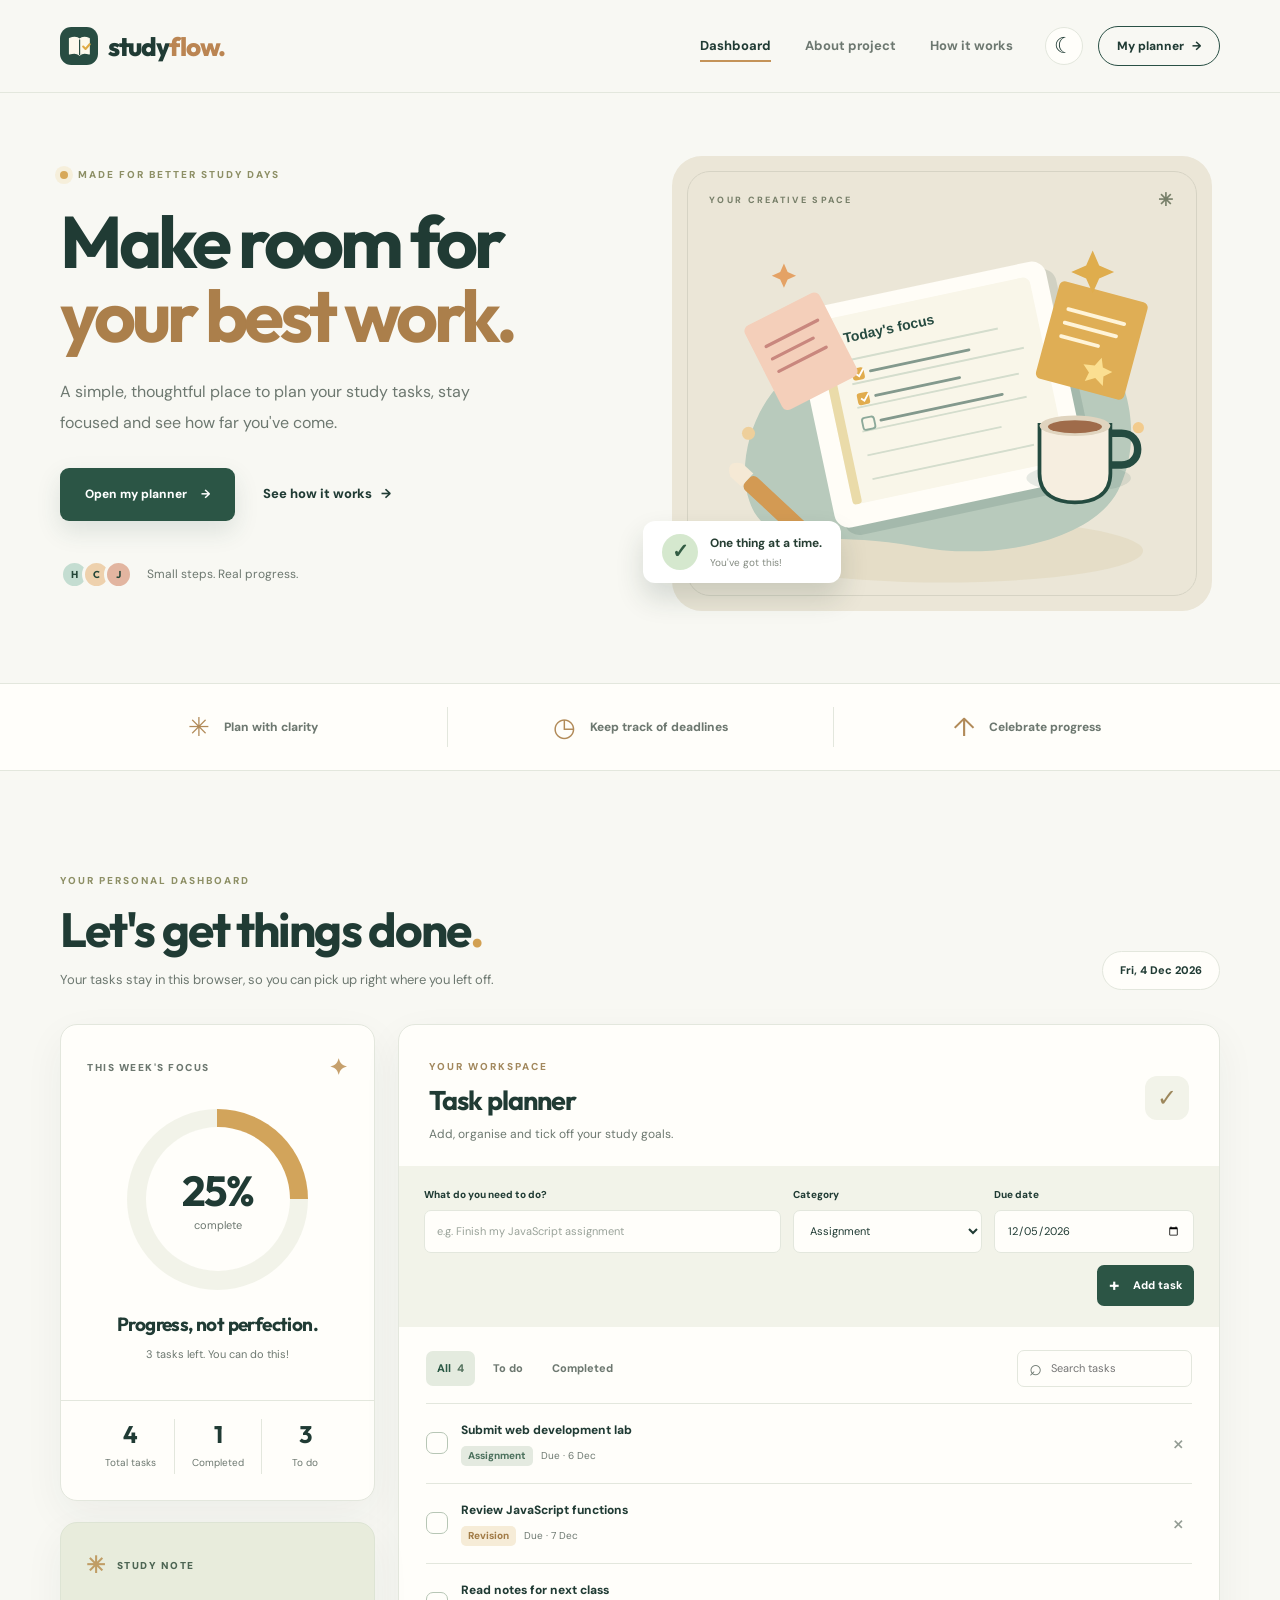
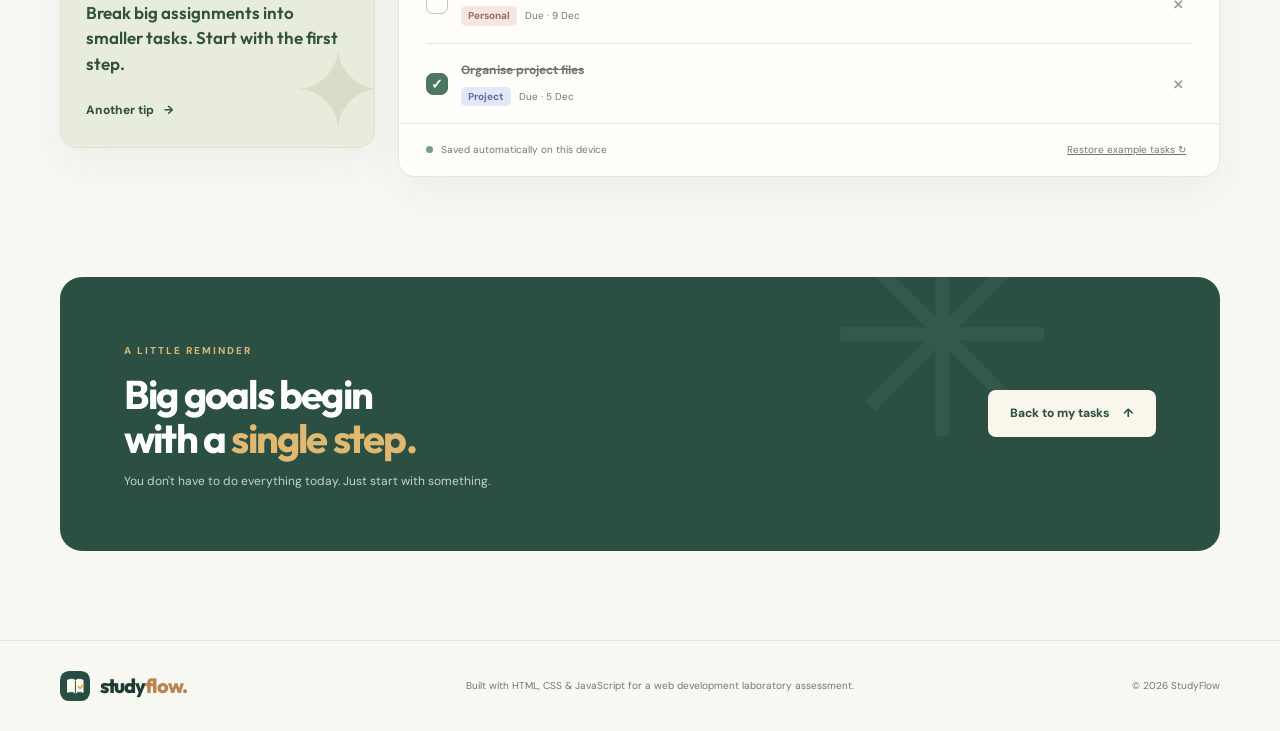
<file: index.html>
<!doctype html>
<html lang="en">
  <head>
    <meta charset="utf-8">
    <meta name="viewport" content="width=device-width, initial-scale=1">
    <meta name="description" content="StudyFlow is a student productivity dashboard built with HTML, CSS and JavaScript for a web development lab.">
    <meta name="theme-color" content="#f7f7f2">
    <title>StudyFlow | Your study space</title>
    <link rel="icon" type="image/svg+xml" href="images/logo-mark.svg">
    <link rel="stylesheet" href="css/style.css">
    <script src="js/site.js" defer></script>
    <script src="js/app.js" defer></script>
  </head>
  <body>
    <a class="skip-link" href="#main-content">Skip to content</a>
    <header class="site-header">
      <div class="shell header-inner">
        <a class="brand" href="index.html" aria-label="StudyFlow home">
          <img src="images/logo-mark.svg" alt="" width="38" height="38">
          <span>study<span class="brand-accent">flow.</span></span>
        </a>
        <nav class="nav-links" aria-label="Main navigation">
          <a href="index.html" aria-current="page">Dashboard</a>
          <a href="pages/about.html">About project</a>
          <a href="pages/guide.html">How it works</a>
        </nav>
        <div class="header-actions">
          <button class="theme-toggle" type="button" data-theme-toggle aria-label="Switch colour theme" title="Switch colour theme">
            <span class="theme-icon" aria-hidden="true">☾</span>
          </button>
          <a class="header-cta" href="#task-planner">My planner <span aria-hidden="true">→</span></a>
        </div>
      </div>
    </header>

    <main id="main-content">
      <section class="hero shell" aria-labelledby="hero-title">
        <div class="hero-copy">
          <div class="eyebrow"><span class="eyebrow-dot"></span> MADE FOR BETTER STUDY DAYS</div>
          <h1 id="hero-title">Make room for<br><span>your best work.</span></h1>
          <p>A simple, thoughtful place to plan your study tasks, stay focused and see how far you've come.</p>
          <div class="hero-buttons">
            <a class="button button-primary" href="#task-planner">Open my planner <span aria-hidden="true">→</span></a>
            <a class="text-link" href="pages/guide.html">See how it works <span aria-hidden="true">→</span></a>
          </div>
          <div class="hero-footnote"><span class="avatar-stack" aria-hidden="true"><span>H</span><span>C</span><span>J</span></span> Small steps. Real progress.</div>
        </div>
        <div class="hero-visual">
          <div class="illustration-card">
            <div class="illustration-label">YOUR CREATIVE SPACE <span>✳</span></div>
            <img src="images/study-illustration.svg" alt="Illustration of a notebook, coffee mug and colourful study notes" width="550" height="455">
          </div>
          <div class="floating-badge"><span class="badge-icon" aria-hidden="true">✓</span><span><strong>One thing at a time.</strong><small>You've got this!</small></span></div>
        </div>
      </section>

      <section class="feature-band" aria-label="What StudyFlow can do">
        <div class="shell feature-band-inner">
          <div><span class="feature-symbol">✳</span><span>Plan with clarity</span></div>
          <div><span class="feature-symbol">◷</span><span>Keep track of deadlines</span></div>
          <div><span class="feature-symbol">↑</span><span>Celebrate progress</span></div>
        </div>
      </section>

      <section class="planner-section shell" id="task-planner" aria-labelledby="planner-title">
        <div class="section-heading">
          <div>
            <span class="section-kicker">YOUR PERSONAL DASHBOARD</span>
            <h2 id="planner-title">Let's get things done<span class="title-dot">.</span></h2>
            <p>Your tasks stay in this browser, so you can pick up right where you left off.</p>
          </div>
          <div class="date-chip" id="today-label" aria-label="Today's date">Today</div>
        </div>

        <div class="dashboard-grid">
          <aside class="dashboard-aside" aria-label="Progress and study tip">
            <article class="progress-card">
              <div class="card-topline"><span>THIS WEEK'S FOCUS</span><span aria-hidden="true">✦</span></div>
              <div class="progress-ring" id="progress-ring" style="--progress:0" role="img" aria-label="0 percent of tasks complete">
                <div class="ring-inner"><strong id="progress-percent">0%</strong><small>complete</small></div>
              </div>
              <h3>Progress, not perfection.</h3>
              <p id="progress-caption">Complete a task to see your progress grow.</p>
              <div class="progress-divider"></div>
              <div class="progress-stats"><div><strong id="stat-total">0</strong><span>Total tasks</span></div><div><strong id="stat-done">0</strong><span>Completed</span></div><div><strong id="stat-open">0</strong><span>To do</span></div></div>
            </article>
            <article class="tip-card">
              <div class="tip-heading"><span class="tip-sparkle" aria-hidden="true">✳</span><span>STUDY NOTE</span></div>
              <p id="study-tip">Break big assignments into smaller tasks. Start with the first step.</p>
              <button id="new-tip" type="button" class="tip-button">Another tip <span aria-hidden="true">→</span></button>
            </article>
          </aside>

          <div class="task-board">
            <div class="task-board-header">
              <div><span class="board-kicker">YOUR WORKSPACE</span><h3>Task planner</h3><p>Add, organise and tick off your study goals.</p></div>
              <span class="board-icon" aria-hidden="true">✓</span>
            </div>
            <form id="task-form" class="task-form" aria-label="Add a new study task">
              <div class="field field-task"><label for="task-title">What do you need to do?</label><input id="task-title" name="title" type="text" minlength="3" maxlength="90" placeholder="e.g. Finish my JavaScript assignment" required autocomplete="off"></div>
              <div class="field"><label for="task-category">Category</label><select id="task-category" name="category"><option value="Assignment">Assignment</option><option value="Revision">Revision</option><option value="Project">Project</option><option value="Personal">Personal</option></select></div>
              <div class="field"><label for="task-date">Due date</label><input id="task-date" name="due" type="date" required></div>
              <button class="button button-add" type="submit"><span aria-hidden="true">+</span> Add task</button>
            </form>

            <div class="board-toolbar">
              <div class="filter-group" role="group" aria-label="Filter tasks">
                <button class="filter-button active" type="button" data-filter="all" aria-pressed="true">All <span id="all-count">0</span></button>
                <button class="filter-button" type="button" data-filter="active" aria-pressed="false">To do</button>
                <button class="filter-button" type="button" data-filter="completed" aria-pressed="false">Completed</button>
              </div>
              <label class="search-field"><span class="visually-hidden">Search tasks</span><span aria-hidden="true">⌕</span><input type="search" id="task-search" placeholder="Search tasks"></label>
            </div>

            <div class="task-list" id="task-list" aria-live="polite" aria-relevant="additions removals"></div>
            <div class="board-footer"><span><span class="footer-dot" aria-hidden="true"></span> Saved automatically on this device</span><button id="reset-demo" type="button" class="reset-button">Restore example tasks ↻</button></div>
          </div>
        </div>
      </section>

      <section class="closing-section shell" aria-labelledby="closing-title">
        <div class="closing-content"><span class="section-kicker">A LITTLE REMINDER</span><h2 id="closing-title">Big goals begin<br>with a <em>single step.</em></h2><p>You don't have to do everything today. Just start with something.</p></div>
        <a class="button button-light" href="#task-planner">Back to my tasks <span aria-hidden="true">↑</span></a>
        <span class="closing-decoration" aria-hidden="true">✳</span>
      </section>
    </main>

    <footer class="site-footer"><div class="shell footer-inner"><a class="brand footer-brand" href="index.html"><img src="images/logo-mark.svg" alt="" width="30" height="30"><span>study<span class="brand-accent">flow.</span></span></a><p>Built with HTML, CSS &amp; JavaScript for a web development laboratory assessment.</p><span>© <span data-year>2026</span> StudyFlow</span></div></footer>
    <div class="toast" id="toast" role="status" aria-live="polite"></div>
  </body>
</html>
</file>
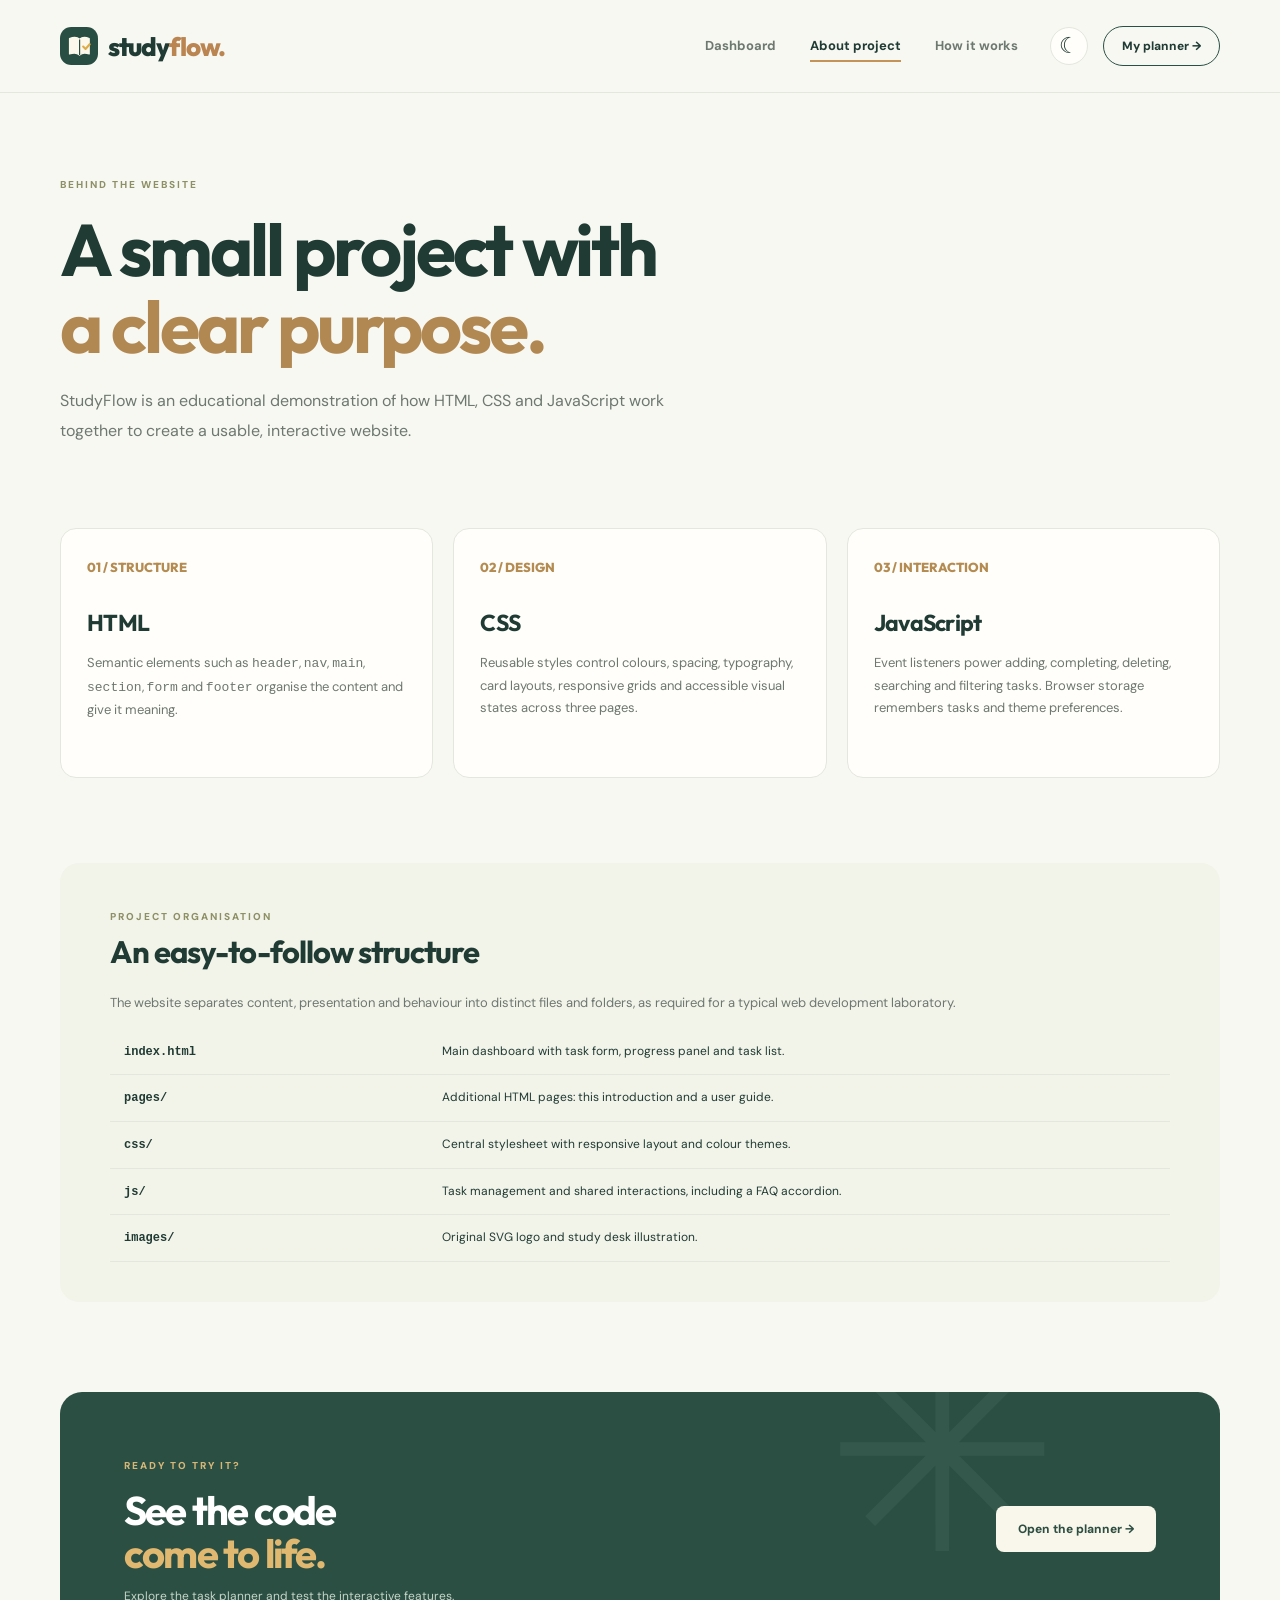
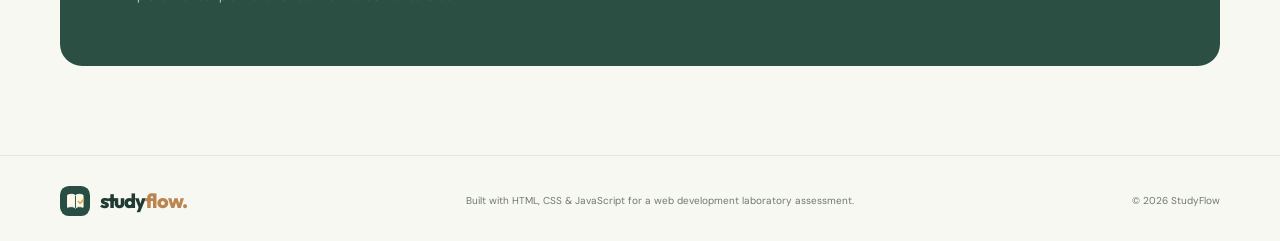
<file: pages/about.html>
<!doctype html>
<html lang="en">
  <head>
    <meta charset="utf-8"><meta name="viewport" content="width=device-width, initial-scale=1">
    <meta name="description" content="Learn about the HTML, CSS, and JavaScript behind StudyFlow.">
    <title>About the Project | StudyFlow</title>
    <link rel="icon" type="image/svg+xml" href="../images/logo-mark.svg">
    <link rel="stylesheet" href="../css/style.css">
    <script src="../js/site.js" defer></script>
  </head>
  <body>
    <a class="skip-link" href="#main-content">Skip to content</a>
    <header class="site-header"><div class="shell header-inner">
      <a class="brand" href="../index.html"><img src="../images/logo-mark.svg" alt="" width="38" height="38"><span>study<span class="brand-accent">flow.</span></span></a>
      <nav class="nav-links" aria-label="Main navigation"><a href="../index.html">Dashboard</a><a href="about.html" aria-current="page">About project</a><a href="guide.html">How it works</a></nav>
      <div class="header-actions"><button class="theme-toggle" type="button" data-theme-toggle aria-label="Switch colour theme"><span class="theme-icon" aria-hidden="true">☾</span></button><a class="header-cta" href="../index.html#task-planner">My planner →</a></div>
    </div></header>
    <main class="shell" id="main-content">
      <section class="page-hero"><span class="section-kicker">BEHIND THE WEBSITE</span><h1>A small project with<br><em>a clear purpose.</em></h1><p>StudyFlow is an educational demonstration of how HTML, CSS and JavaScript work together to create a usable, interactive website.</p></section>
      <section class="info-grid" aria-label="Technologies used">
        <article class="info-card"><span class="number">01 / STRUCTURE</span><h2>HTML</h2><p>Semantic elements such as <code>header</code>, <code>nav</code>, <code>main</code>, <code>section</code>, <code>form</code> and <code>footer</code> organise the content and give it meaning.</p></article>
        <article class="info-card"><span class="number">02 / DESIGN</span><h2>CSS</h2><p>Reusable styles control colours, spacing, typography, card layouts, responsive grids and accessible visual states across three pages.</p></article>
        <article class="info-card"><span class="number">03 / INTERACTION</span><h2>JavaScript</h2><p>Event listeners power adding, completing, deleting, searching and filtering tasks. Browser storage remembers tasks and theme preferences.</p></article>
      </section>
      <section class="details-section" aria-labelledby="architecture-title"><span class="section-kicker">PROJECT ORGANISATION</span><h2 id="architecture-title">An easy-to-follow structure</h2><p>The website separates content, presentation and behaviour into distinct files and folders, as required for a typical web development laboratory.</p>
        <table class="code-table"><tbody>
          <tr><th><code>index.html</code></th><td>Main dashboard with task form, progress panel and task list.</td></tr>
          <tr><th><code>pages/</code></th><td>Additional HTML pages: this introduction and a user guide.</td></tr>
          <tr><th><code>css/</code></th><td>Central stylesheet with responsive layout and colour themes.</td></tr>
          <tr><th><code>js/</code></th><td>Task management and shared interactions, including a FAQ accordion.</td></tr>
          <tr><th><code>images/</code></th><td>Original SVG logo and study desk illustration.</td></tr>
        </tbody></table>
      </section>
      <section class="closing-section" aria-label="Continue to website"><div class="closing-content"><span class="section-kicker">READY TO TRY IT?</span><h2>See the code<br><em>come to life.</em></h2><p>Explore the task planner and test the interactive features.</p></div><a class="button button-light" href="../index.html#task-planner">Open the planner →</a><span class="closing-decoration" aria-hidden="true">✳</span></section>
    </main>
    <footer class="site-footer"><div class="shell footer-inner"><a class="brand footer-brand" href="../index.html"><img src="../images/logo-mark.svg" alt="" width="30" height="30"><span>study<span class="brand-accent">flow.</span></span></a><p>Built with HTML, CSS &amp; JavaScript for a web development laboratory assessment.</p><span>© <span data-year>2026</span> StudyFlow</span></div></footer>
  </body>
</html>
</file>
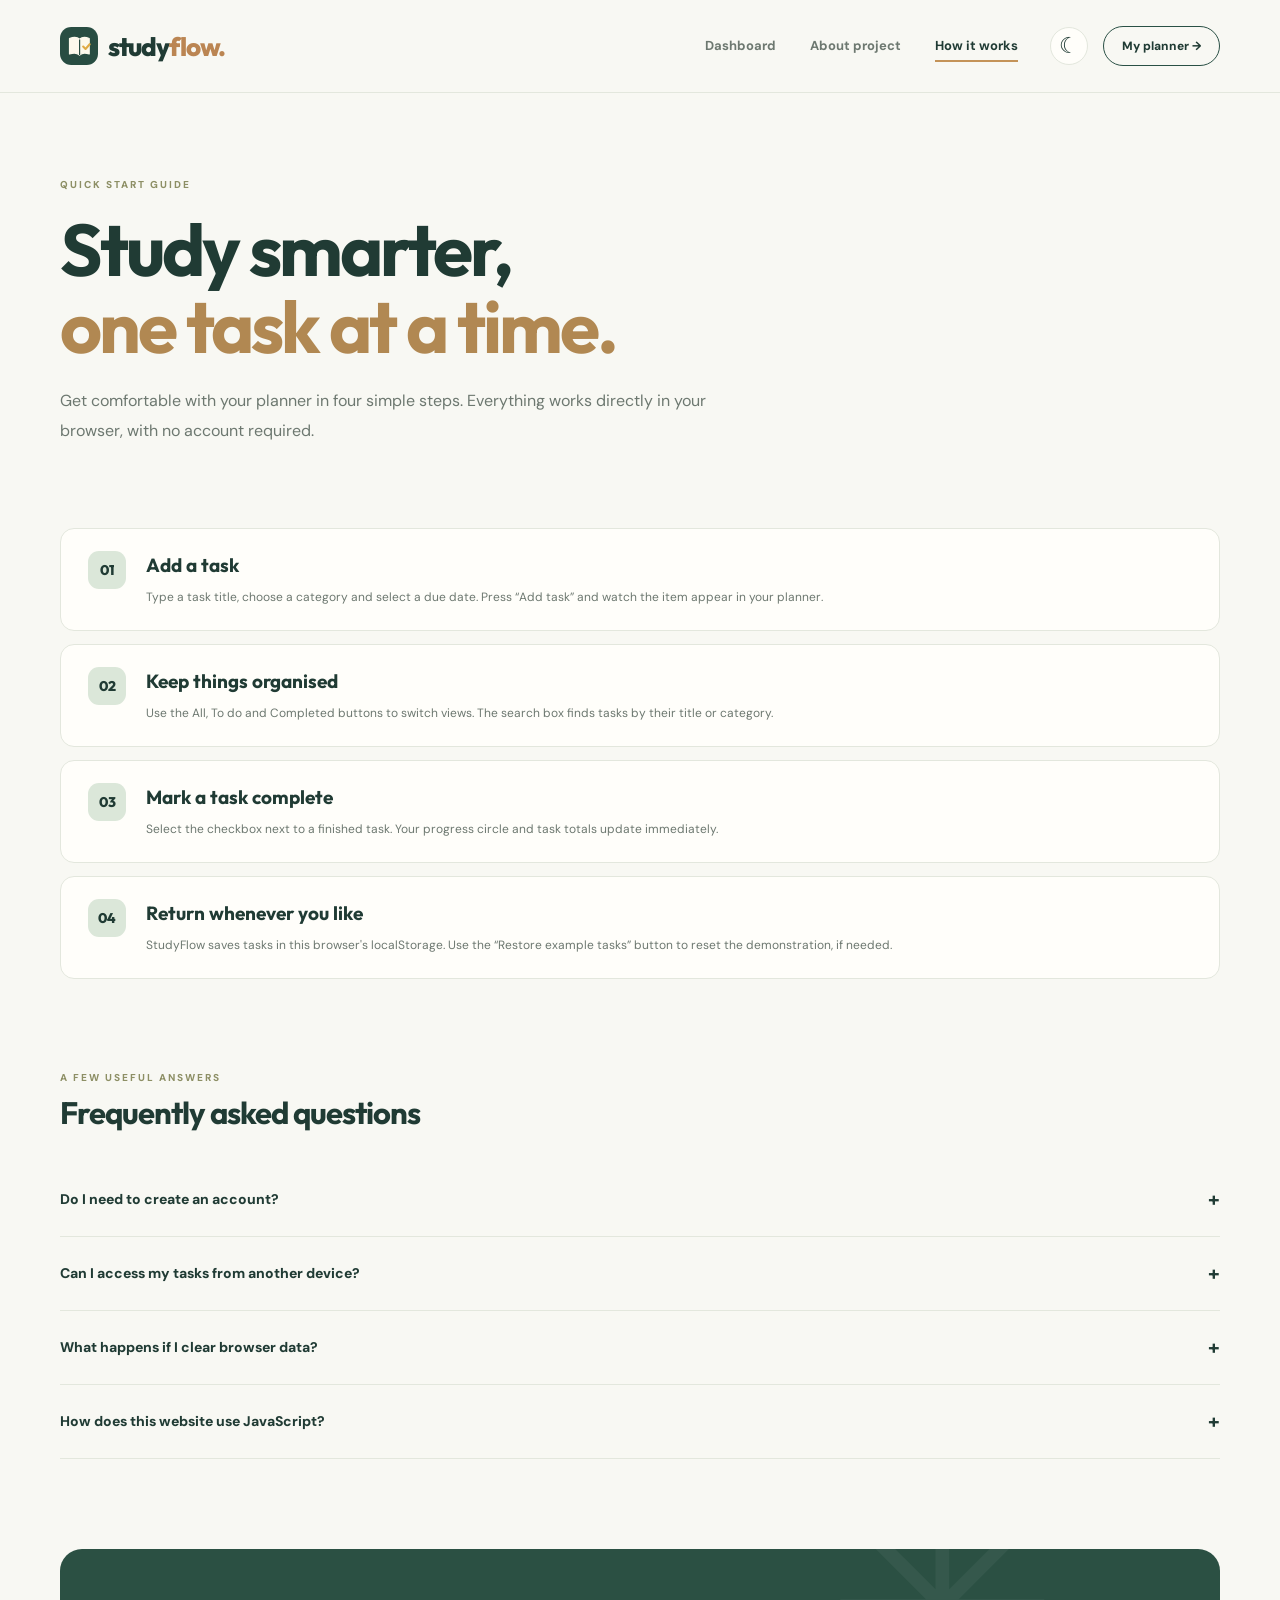
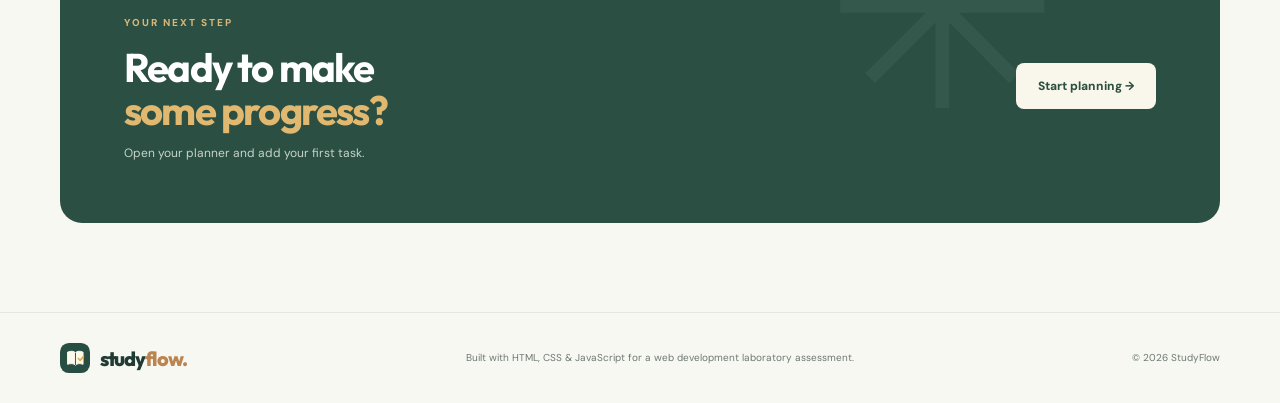
<file: pages/guide.html>
<!doctype html>
<html lang="en">
  <head>
    <meta charset="utf-8"><meta name="viewport" content="width=device-width, initial-scale=1">
    <meta name="description" content="Learn how to use StudyFlow's interactive student task planner.">
    <title>How It Works | StudyFlow</title>
    <link rel="icon" type="image/svg+xml" href="../images/logo-mark.svg">
    <link rel="stylesheet" href="../css/style.css">
    <script src="../js/site.js" defer></script>
  </head>
  <body>
    <a class="skip-link" href="#main-content">Skip to content</a>
    <header class="site-header"><div class="shell header-inner">
      <a class="brand" href="../index.html"><img src="../images/logo-mark.svg" alt="" width="38" height="38"><span>study<span class="brand-accent">flow.</span></span></a>
      <nav class="nav-links" aria-label="Main navigation"><a href="../index.html">Dashboard</a><a href="about.html">About project</a><a href="guide.html" aria-current="page">How it works</a></nav>
      <div class="header-actions"><button class="theme-toggle" type="button" data-theme-toggle aria-label="Switch colour theme"><span class="theme-icon" aria-hidden="true">☾</span></button><a class="header-cta" href="../index.html#task-planner">My planner →</a></div>
    </div></header>
    <main class="shell" id="main-content">
      <section class="page-hero"><span class="section-kicker">QUICK START GUIDE</span><h1>Study smarter,<br><em>one task at a time.</em></h1><p>Get comfortable with your planner in four simple steps. Everything works directly in your browser, with no account required.</p></section>
      <section class="step-list" aria-label="Steps to use StudyFlow">
        <article class="step"><span class="step-index">01</span><div><h2>Add a task</h2><p>Type a task title, choose a category and select a due date. Press “Add task” and watch the item appear in your planner.</p></div></article>
        <article class="step"><span class="step-index">02</span><div><h2>Keep things organised</h2><p>Use the All, To do and Completed buttons to switch views. The search box finds tasks by their title or category.</p></div></article>
        <article class="step"><span class="step-index">03</span><div><h2>Mark a task complete</h2><p>Select the checkbox next to a finished task. Your progress circle and task totals update immediately.</p></div></article>
        <article class="step"><span class="step-index">04</span><div><h2>Return whenever you like</h2><p>StudyFlow saves tasks in this browser's localStorage. Use the “Restore example tasks” button to reset the demonstration, if needed.</p></div></article>
      </section>
      <section class="faq-list" aria-labelledby="faq-title"><span class="section-kicker">A FEW USEFUL ANSWERS</span><h2 id="faq-title">Frequently asked questions</h2>
        <div class="faq-item"><button class="faq-question" type="button" aria-expanded="false">Do I need to create an account?<span aria-hidden="true">+</span></button><div class="faq-answer">No. The project deliberately uses browser-local storage for its demonstration, so no registration or server is required.</div></div>
        <div class="faq-item"><button class="faq-question" type="button" aria-expanded="false">Can I access my tasks from another device?<span aria-hidden="true">+</span></button><div class="faq-answer">Not automatically. Tasks are saved only in the browser where you created them; this project does not have a cloud database or sync feature.</div></div>
        <div class="faq-item"><button class="faq-question" type="button" aria-expanded="false">What happens if I clear browser data?<span aria-hidden="true">+</span></button><div class="faq-answer">The saved tasks and colour theme may be removed. The built-in example tasks will appear when you next open the page.</div></div>
        <div class="faq-item"><button class="faq-question" type="button" aria-expanded="false">How does this website use JavaScript?<span aria-hidden="true">+</span></button><div class="faq-answer">JavaScript reacts to form submissions and button clicks, updates the DOM, calculates task progress, applies filters and stores information in localStorage. Even this accordion is controlled by JavaScript.</div></div>
      </section>
      <section class="closing-section"><div class="closing-content"><span class="section-kicker">YOUR NEXT STEP</span><h2>Ready to make<br><em>some progress?</em></h2><p>Open your planner and add your first task.</p></div><a class="button button-light" href="../index.html#task-planner">Start planning →</a><span class="closing-decoration" aria-hidden="true">✳</span></section>
    </main>
    <footer class="site-footer"><div class="shell footer-inner"><a class="brand footer-brand" href="../index.html"><img src="../images/logo-mark.svg" alt="" width="30" height="30"><span>study<span class="brand-accent">flow.</span></span></a><p>Built with HTML, CSS &amp; JavaScript for a web development laboratory assessment.</p><span>© <span data-year>2026</span> StudyFlow</span></div></footer>
  </body>
</html>
</file>
<file: css/style.css>
@import url('https://fonts.googleapis.com/css2?family=DM+Sans:wght@400;500;600;700&family=Outfit:wght@400;500;600;700;800&display=swap');

:root{color-scheme:light;--bg:#f8f8f3;--surface:#fffefa;--surface-soft:#f2f3e9;--ink:#203b34;--muted:#6d7870;--line:#e3e7dd;--green:#2a5045;--green-dark:#1b3b31;--sage:#dbe7d9;--yellow:#edc276;--orange:#bf774a;--shadow:0 14px 40px rgba(31,59,48,.055);--body-font:'DM Sans',Arial,sans-serif;--display-font:'Outfit',Arial,sans-serif}
[data-theme="dark"]{color-scheme:dark;--bg:#14241f;--surface:#20362c;--surface-soft:#284337;--ink:#f2f3e9;--muted:#bdc8bb;--line:#385448;--green:#d5e5d1;--green-dark:#f0f4e8;--sage:#354e40;--yellow:#e5b968;--orange:#edb587;--shadow:0 14px 40px rgba(0,0,0,.13)}
*,*::before,*::after{box-sizing:border-box}html{scroll-behavior:smooth}body{margin:0;background:var(--bg);font-family:var(--body-font);color:var(--ink);line-height:1.55}button,input,select{font:inherit}button,a{ -webkit-tap-highlight-color:transparent}button{cursor:pointer}a{color:inherit;text-decoration:none}img{max-width:100%;display:block}h1,h2,h3,p{margin-top:0}h1,h2,h3{font-family:var(--display-font)}:focus-visible{outline:3px solid var(--orange);outline-offset:3px}.shell{width:min(1160px,calc(100% - 64px));margin-inline:auto}.visually-hidden{position:absolute!important;height:1px;width:1px;overflow:hidden;clip:rect(0,0,0,0);white-space:nowrap}.skip-link{position:fixed;top:-100px;left:20px;background:#fff;padding:12px 16px;z-index:100}.skip-link:focus{top:10px}
.site-header{position:relative;z-index:10;border-bottom:1px solid var(--line);background:var(--bg)}.header-inner{min-height:92px;display:flex;justify-content:space-between;align-items:center;gap:32px}.brand{display:flex;align-items:center;gap:10px;font:800 26px var(--display-font);letter-spacing:-1.3px;white-space:nowrap}.brand-accent{color:#bb8552}.nav-links{display:flex;align-items:center;gap:34px;margin-left:auto}.nav-links a{font-size:13px;color:var(--muted);font-weight:700;position:relative;padding:10px 0}.nav-links a:hover,.nav-links a[aria-current=page]{color:var(--ink)}.nav-links a[aria-current=page]::after{content:'';position:absolute;bottom:4px;left:0;right:0;height:2px;background:#c49358}.header-actions{display:flex;gap:15px;align-items:center}.theme-toggle{width:38px;height:38px;border:1px solid var(--line);background:var(--surface);color:var(--ink);border-radius:50%;font-size:22px;display:grid;place-items:center}.header-cta{border:1px solid var(--green);border-radius:100px;padding:10px 18px;font-size:12px;font-weight:800;white-space:nowrap}.header-cta span{margin-left:5px}.header-cta:hover{background:var(--green);color:var(--bg)}
.hero{min-height:590px;display:grid;grid-template-columns:1fr 1fr;align-items:center;gap:64px;padding-block:63px 72px}.hero-copy{padding-bottom:11px}.eyebrow,.section-kicker,.board-kicker{font-size:10px;letter-spacing:2px;font-weight:800;color:#8d8f65}.eyebrow{display:flex;align-items:center;gap:10px;margin-bottom:21px}.eyebrow-dot{width:8px;height:8px;background:#d7a859;border-radius:50%;box-shadow:0 0 0 5px #eecb8538}.hero h1{font-size:clamp(53px,5.7vw,81px);line-height:1.02;letter-spacing:-4px;font-weight:700;margin-bottom:25px}.hero h1 span{color:#ab7f4b}.hero-copy>p{max-width:455px;font-size:16px;color:var(--muted);line-height:1.9;margin-bottom:30px}.hero-buttons{display:flex;align-items:center;gap:28px;flex-wrap:wrap}.button{display:inline-flex;align-items:center;justify-content:center;gap:14px;border:0;font-weight:800;transition:transform .18s ease,background .18s ease}.button:hover{transform:translateY(-2px)}.button-primary{padding:17px 25px;border-radius:9px;background:#2b5545;color:#fff;font-size:12px;box-shadow:0 10px 24px rgba(42,80,69,.13)}.text-link{font-size:13px;font-weight:800;white-space:nowrap}.text-link span{margin-left:6px}.hero-footnote{display:flex;align-items:center;gap:14px;font-size:12px;color:var(--muted);margin-top:39px}.avatar-stack{display:flex;padding-left:7px}.avatar-stack span{width:29px;height:29px;margin-left:-7px;border-radius:50%;border:3px solid var(--bg);background:#c4ddd1;color:#244638;display:grid;place-items:center;font:700 10px var(--display-font)}.avatar-stack span:nth-child(2){background:#eed1ad}.avatar-stack span:nth-child(3){background:#e2b5a0}.hero-visual{position:relative;max-width:540px}.illustration-card{background:#ebe6d7;border-radius:30px;min-height:448px;position:relative;display:flex;justify-content:center;align-items:center;overflow:hidden}.illustration-card::before{content:'';position:absolute;inset:15px;border:1px solid #d6d3c4;border-radius:23px}.illustration-label{position:absolute;z-index:2;top:31px;left:37px;right:37px;color:#777f69;letter-spacing:2.3px;font-size:9px;font-weight:800;display:flex;justify-content:space-between;align-items:center}.illustration-label span{font-size:18px}.illustration-card img{width:95%;transform:translateY(12px)}.floating-badge{position:absolute;bottom:28px;left:-29px;background:#fff;box-shadow:0 15px 28px rgba(34,54,42,.16);display:flex;gap:12px;align-items:center;padding:13px 19px;border-radius:12px;color:#263e33}.badge-icon{background:#d5e8ce;width:36px;height:36px;display:grid;place-items:center;border-radius:50%;color:#325c43;font-size:20px;font-weight:900}.floating-badge strong,.floating-badge small{display:block}.floating-badge strong{font-size:12px}.floating-badge small{font-size:10px;color:#838a80;margin-top:2px}
.feature-band{border-block:1px solid var(--line);background:var(--surface)}.feature-band-inner{display:grid;grid-template-columns:repeat(3,1fr);min-height:86px;align-items:center}.feature-band-inner>div{display:flex;align-items:center;justify-content:center;gap:14px;font-size:12px;color:var(--muted);font-weight:800}.feature-band-inner>div+div{border-left:1px solid var(--line)}.feature-symbol{font-size:26px;color:#b18a58;font-weight:400}
.planner-section{padding-block:96px 100px;scroll-margin-top:32px}.section-heading{display:flex;align-items:flex-end;justify-content:space-between;gap:30px;margin-bottom:34px}.section-heading h2{font-size:clamp(32px,4vw,48px);letter-spacing:-1.9px;line-height:1.14;margin:10px 0 13px}.title-dot{color:#d2a052}.section-heading p{font-size:13px;color:var(--muted);margin:0}.date-chip{border:1px solid var(--line);background:var(--surface);border-radius:999px;padding:10px 17px;font-size:11px;font-weight:800;white-space:nowrap}.dashboard-grid{display:grid;grid-template-columns:315px minmax(0,1fr);gap:23px;align-items:start}.dashboard-aside{display:grid;gap:21px}.progress-card,.tip-card,.task-board{border:1px solid var(--line);background:var(--surface);border-radius:17px;box-shadow:var(--shadow)}.progress-card{padding:26px}.card-topline{display:flex;justify-content:space-between;align-items:center;font-size:10px;letter-spacing:1.5px;font-weight:900;color:var(--muted)}.card-topline span:last-child{font-size:22px;color:#c6a06c}.progress-ring{width:181px;height:181px;margin:24px auto 20px;background:conic-gradient(#d2a45b calc(var(--progress)*1%),var(--surface-soft) 0);border-radius:50%;display:grid;place-items:center}.ring-inner{width:144px;height:144px;border-radius:50%;background:var(--surface);display:flex;flex-direction:column;justify-content:center;align-items:center}.ring-inner strong{font:700 42px var(--display-font);letter-spacing:-2px}.ring-inner small{font-size:11px;color:var(--muted)}.progress-card h3{text-align:center;font-size:19px;letter-spacing:-.6px;margin-bottom:6px}.progress-card>p{text-align:center;font-size:11px;line-height:1.7;color:var(--muted);min-height:37px;margin-bottom:18px}.progress-divider{height:1px;background:var(--line);margin:0 -26px 18px}.progress-stats{display:grid;grid-template-columns:repeat(3,1fr);text-align:center}.progress-stats>div+div{border-left:1px solid var(--line)}.progress-stats strong{font:700 24px var(--display-font);display:block}.progress-stats span{font-size:10px;color:var(--muted)}.tip-card{background:#e8ecdc;border-color:#dde4d4;padding:25px;position:relative;overflow:hidden}.tip-card::after{content:'✦';position:absolute;right:-10px;bottom:0;font-size:110px;color:#d8ddc8;line-height:1}.tip-heading{display:flex;align-items:center;gap:10px;font-size:10px;letter-spacing:1.5px;font-weight:900;color:#4d6553}.tip-sparkle{font-size:23px;color:#c09d65}.tip-card p{font:600 17px/1.52 var(--display-font);color:#315141;position:relative;z-index:1;margin:16px 0 20px}.tip-button{background:none;border:0;padding:0;color:#315141;font-size:12px;font-weight:800;position:relative;z-index:1}.tip-button span{margin-left:7px}
.task-board{overflow:hidden}.task-board-header{padding:28px 30px 23px;display:flex;justify-content:space-between;gap:20px;align-items:center}.board-kicker{color:#a2885d}.task-board-header h3{font-size:27px;line-height:1.15;letter-spacing:-.9px;margin:8px 0 8px}.task-board-header p{font-size:12px;color:var(--muted);margin:0}.board-icon{font-size:24px;background:var(--surface-soft);width:44px;height:44px;display:grid;place-items:center;border-radius:12px;color:#9c865b}.task-form{background:var(--surface-soft);padding:21px 25px;display:grid;grid-template-columns:minmax(0,1.7fr) minmax(120px,.9fr) minmax(136px,.95fr);gap:12px;align-items:end}.field{min-width:0}.field label{font-size:10px;font-weight:800;display:block;margin-bottom:7px}.field input,.field select{width:100%;border:1px solid var(--line);background:var(--surface);border-radius:7px;padding:11px 12px;min-height:43px;font-size:11px;color:var(--ink)}.field input::placeholder{color:#9aa39a}.field input:focus,.field select:focus{border-color:#a5b9a6;outline:2px solid #afc4ac55}.button-add{background:#2c5545;color:#fff;border-radius:7px;padding:12px 12px;font-size:11px;grid-column:1/-1;justify-self:end}.button-add span{font-size:18px;line-height:0}.board-toolbar{padding:23px 27px 16px;display:flex;justify-content:space-between;align-items:center;gap:12px;flex-wrap:wrap}.filter-group{display:flex;gap:7px}.filter-button{border:0;background:transparent;border-radius:7px;padding:9px 11px;color:var(--muted);font-size:11px;font-weight:800}.filter-button.active{background:#e4ebdf;color:#2b5945}.filter-button span{margin-left:3px;color:#54725e}.search-field{border:1px solid var(--line);display:flex;align-items:center;gap:7px;border-radius:7px;padding:0 11px;max-width:175px;color:var(--muted)}.search-field span[aria-hidden]{font-size:22px;line-height:1}.search-field input{border:0;background:none;outline:0;min-width:0;width:100%;height:35px;color:var(--ink);font-size:11px}.task-list{min-height:220px;padding:0 27px}.task-item{display:flex;align-items:center;gap:13px;padding:17px 0;border-top:1px solid var(--line)}.task-check{flex:0 0 auto;appearance:none;width:22px;height:22px;border:1.5px solid #b7c6b5;background:var(--surface);border-radius:7px;display:grid;place-items:center;margin:0;cursor:pointer}.task-check:checked{background:#4d775e;border-color:#4d775e}.task-check:checked::after{content:'✓';font-size:14px;font-weight:900;color:white}.task-detail{min-width:0;flex:1}.task-name{font-size:12px;font-weight:800;display:block;overflow-wrap:anywhere}.task-item.is-complete .task-name{text-decoration:line-through;color:var(--muted)}.task-meta{display:flex;gap:8px;align-items:center;flex-wrap:wrap;margin-top:7px;font-size:10px;color:var(--muted)}.task-tag{border-radius:5px;padding:2px 7px;background:#e4eae0;color:#4c715d;font-weight:800}.task-tag.revision{background:#f6ecd7;color:#a17b46}.task-tag.project{background:#e4e7f8;color:#666f9c}.task-tag.personal{background:#f6e6e2;color:#a46a5e}.due-late{color:#b85e42;font-weight:800}.delete-task{border:0;background:transparent;color:#949c94;font-size:23px;line-height:1;padding:5px 7px;border-radius:5px}.delete-task:hover{color:#b65c48;background:var(--surface-soft)}.empty-state{text-align:center;padding:35px 20px 45px;color:var(--muted)}.empty-symbol{font:400 42px var(--display-font);color:#afc3b2}.empty-state strong{display:block;font-size:14px;color:var(--ink);margin:4px 0}.empty-state p{font-size:12px;margin:0}.board-footer{border-top:1px solid var(--line);padding:17px 27px;display:flex;justify-content:space-between;align-items:center;gap:12px;flex-wrap:wrap;color:var(--muted);font-size:10px}.footer-dot{display:inline-block;background:#74a17d;width:7px;height:7px;border-radius:50%;margin-right:5px}.reset-button{border:0;background:none;color:var(--muted);font-size:10px;text-decoration:underline}.reset-button:hover{color:var(--ink)}.toast{position:fixed;bottom:22px;right:22px;background:#264b3e;color:#fff;padding:12px 20px;border-radius:9px;box-shadow:0 12px 24px #1f3f3040;font-size:12px;z-index:100;opacity:0;pointer-events:none;transform:translateY(10px);transition:.22s}.toast.visible{opacity:1;transform:translateY(0)}
.closing-section{background:#2b5043;border-radius:22px;min-height:274px;padding:54px 64px;position:relative;overflow:hidden;color:#fff;display:flex;justify-content:space-between;align-items:center;gap:25px;margin-bottom:89px}.closing-content{position:relative;z-index:1}.closing-section .section-kicker{color:#d7b678}.closing-section h2{font-size:40px;letter-spacing:-1.8px;line-height:1.08;margin:12px 0}.closing-section em{font-style:normal;color:#e1b870}.closing-section p{font-size:12px;color:#c6d4c9;margin:0}.button-light{padding:14px 22px;border-radius:8px;background:#f9f7eb;color:#2d4e41;white-space:nowrap;font-size:12px;z-index:1}.closing-decoration{font-size:280px;color:#ffffff0c;position:absolute;right:160px;top:-76px;line-height:1}.site-footer{border-top:1px solid var(--line);padding:30px 0}.footer-inner{display:flex;align-items:center;justify-content:space-between;gap:20px}.footer-brand{font-size:20px}.footer-inner p,.footer-inner>span{font-size:10px;color:var(--muted);margin:0}
.page-hero{padding:78px 0 66px;max-width:780px}.page-hero h1{font-size:clamp(43px,6vw,73px);letter-spacing:-3px;line-height:1.06;margin:15px 0 20px}.page-hero h1 em{font-style:normal;color:#b18852}.page-hero>p{font-size:16px;line-height:1.9;color:var(--muted);max-width:650px}.info-grid{display:grid;grid-template-columns:repeat(3,1fr);gap:20px;margin-bottom:85px}.info-card{border-radius:16px;background:var(--surface);border:1px solid var(--line);padding:30px 26px;min-height:250px}.info-card .number{display:block;color:#b48c52;font:800 13px var(--display-font);margin-bottom:30px}.info-card h2{font-size:23px;letter-spacing:-.7px;margin-bottom:11px}.info-card p{font-size:13px;line-height:1.75;color:var(--muted)}.details-section{background:var(--surface-soft);border-radius:19px;padding:40px 50px;margin-bottom:90px}.details-section h2{font-size:31px;letter-spacing:-1px;margin:0 0 15px}.details-section p,.details-section li{font-size:13px;color:var(--muted);line-height:1.9}.details-section ul{padding-left:19px}.code-table{width:100%;border-collapse:collapse;font-size:12px}.code-table th,.code-table td{padding:13px 14px;text-align:left;vertical-align:top;border-bottom:1px solid var(--line)}.code-table th{color:var(--ink);width:30%}.step-list{display:grid;gap:13px;margin-bottom:85px}.step{display:flex;gap:20px;border:1px solid var(--line);border-radius:14px;padding:22px 27px;background:var(--surface)}.step-index{width:38px;height:38px;display:grid;place-items:center;background:var(--sage);border-radius:11px;font:800 14px var(--display-font);flex:0 0 auto}.step h2{font-size:19px;margin:0 0 6px}.step p{font-size:12px;color:var(--muted);line-height:1.8;margin:0}.faq-list{margin-bottom:90px}.faq-list h2{font-size:31px;letter-spacing:-1px}.faq-item{border-bottom:1px solid var(--line)}.faq-question{display:flex;align-items:center;justify-content:space-between;width:100%;padding:21px 0;background:transparent;border:0;color:var(--ink);font-size:14px;text-align:left;font-weight:800}.faq-question span{font-size:20px}.faq-answer{display:none;padding-bottom:20px;font-size:12px;line-height:1.8;color:var(--muted)}.faq-item.open .faq-answer{display:block}.faq-item.open .faq-question span{transform:rotate(45deg)}
[data-theme="dark"] .illustration-card{background:#d8d7c5}[data-theme="dark"] .tip-card{background:#cfdccc}[data-theme="dark"] .tip-card::after{color:#c6d3c1}[data-theme="dark"] .filter-button.active{background:#4a6854;color:#fff}[data-theme="dark"] .task-tag{background:#375f49;color:#d5eed3}[data-theme="dark"] .task-tag.revision{background:#5a4f35;color:#f0d8a3}[data-theme="dark"] .task-tag.project{background:#424969;color:#d6ddff}[data-theme="dark"] .task-tag.personal{background:#674b44;color:#ffdbcc}[data-theme="dark"] .floating-badge{color:#263e33}[data-theme="dark"] .header-cta:hover{color:#14241f}
@keyframes task-enter{from{opacity:0;transform:translateY(5px)}to{opacity:1;transform:translateY(0)}}
@media(max-width:1020px){.shell{width:min(100% - 44px,1160px)}.hero{gap:28px;min-height:520px}.hero h1{font-size:60px}.illustration-card{min-height:370px}.dashboard-grid{grid-template-columns:270px minmax(0,1fr)}.task-form{grid-template-columns:minmax(0,1fr) minmax(115px,.7fr)}.field-task{grid-column:1/-1}.task-form .field:nth-child(3){grid-column:2}.header-inner{gap:17px}.nav-links{gap:18px}}
@media(max-width:740px){.shell{width:min(100% - 36px,600px)}.header-inner{min-height:74px;flex-wrap:wrap;padding-block:12px;row-gap:12px}.brand{font-size:23px}.nav-links{order:3;width:100%;margin:0;justify-content:space-between;gap:12px}.nav-links a{font-size:11px}.header-cta{display:none}.hero{grid-template-columns:1fr;gap:30px;padding-block:50px 55px}.hero h1{font-size:clamp(49px,10vw,68px)}.hero-visual{max-width:500px;width:100%;margin:0 auto}.illustration-card{min-height:340px}.illustration-card img{max-width:440px}.floating-badge{left:8px;bottom:15px}.feature-band-inner{min-height:80px;gap:10px}.feature-band-inner>div{font-size:10px;gap:7px;text-align:center}.feature-symbol{font-size:18px}.planner-section{padding-block:70px}.dashboard-grid{grid-template-columns:1fr}.dashboard-aside{grid-template-columns:1fr 1fr;align-items:stretch}.progress-card{padding:20px}.progress-ring{height:130px;width:130px;margin-block:18px}.ring-inner{width:103px;height:103px}.ring-inner strong{font-size:31px}.progress-card h3{font-size:16px}.progress-card>p{font-size:10px}.progress-divider{margin-inline:-20px}.progress-stats strong{font-size:19px}.progress-stats span{font-size:9px}.tip-card{display:flex;flex-direction:column;justify-content:space-between}.tip-card p{font-size:18px}.closing-section{padding:45px 30px;align-items:flex-start;flex-direction:column;margin-bottom:60px}.closing-section h2{font-size:35px}.footer-inner{flex-wrap:wrap}.footer-inner p{order:3;flex:1 1 100%}.info-grid{grid-template-columns:1fr;gap:14px;margin-bottom:55px}.info-card{min-height:0}.info-card .number{margin-bottom:12px}.page-hero{padding-block:55px 45px}.details-section{padding:30px 25px;margin-bottom:65px}}
@media(max-width:480px){.hero h1{letter-spacing:-2.5px}.hero-buttons{gap:19px}.hero-footnote{margin-top:25px}.illustration-card{min-height:300px}.illustration-label{top:20px;left:24px;right:24px}.feature-band-inner{grid-template-columns:1fr;gap:0;padding-block:12px}.feature-band-inner>div{justify-content:flex-start;padding:8px 15px}.feature-band-inner>div+div{border:0}.section-heading{align-items:flex-start;flex-direction:column;gap:15px}.section-heading h2{font-size:36px}.dashboard-aside{grid-template-columns:1fr}.progress-card{max-width:100%}.task-form{grid-template-columns:1fr;padding:18px}.field-task,.task-form .field:nth-child(3){grid-column:auto}.button-add{grid-column:auto;justify-self:stretch}.task-board-header{padding:22px 19px}.board-toolbar,.task-list,.board-footer{padding-left:18px;padding-right:18px}.board-toolbar{align-items:stretch}.search-field{max-width:100%}.filter-group{justify-content:space-between}.filter-button{padding:8px 7px}.task-item{gap:10px}.closing-section h2{font-size:31px}}
@media(prefers-reduced-motion:reduce){*,*::before,*::after{scroll-behavior:auto!important;animation-duration:.01ms!important;transition-duration:.01ms!important}}
</file>
